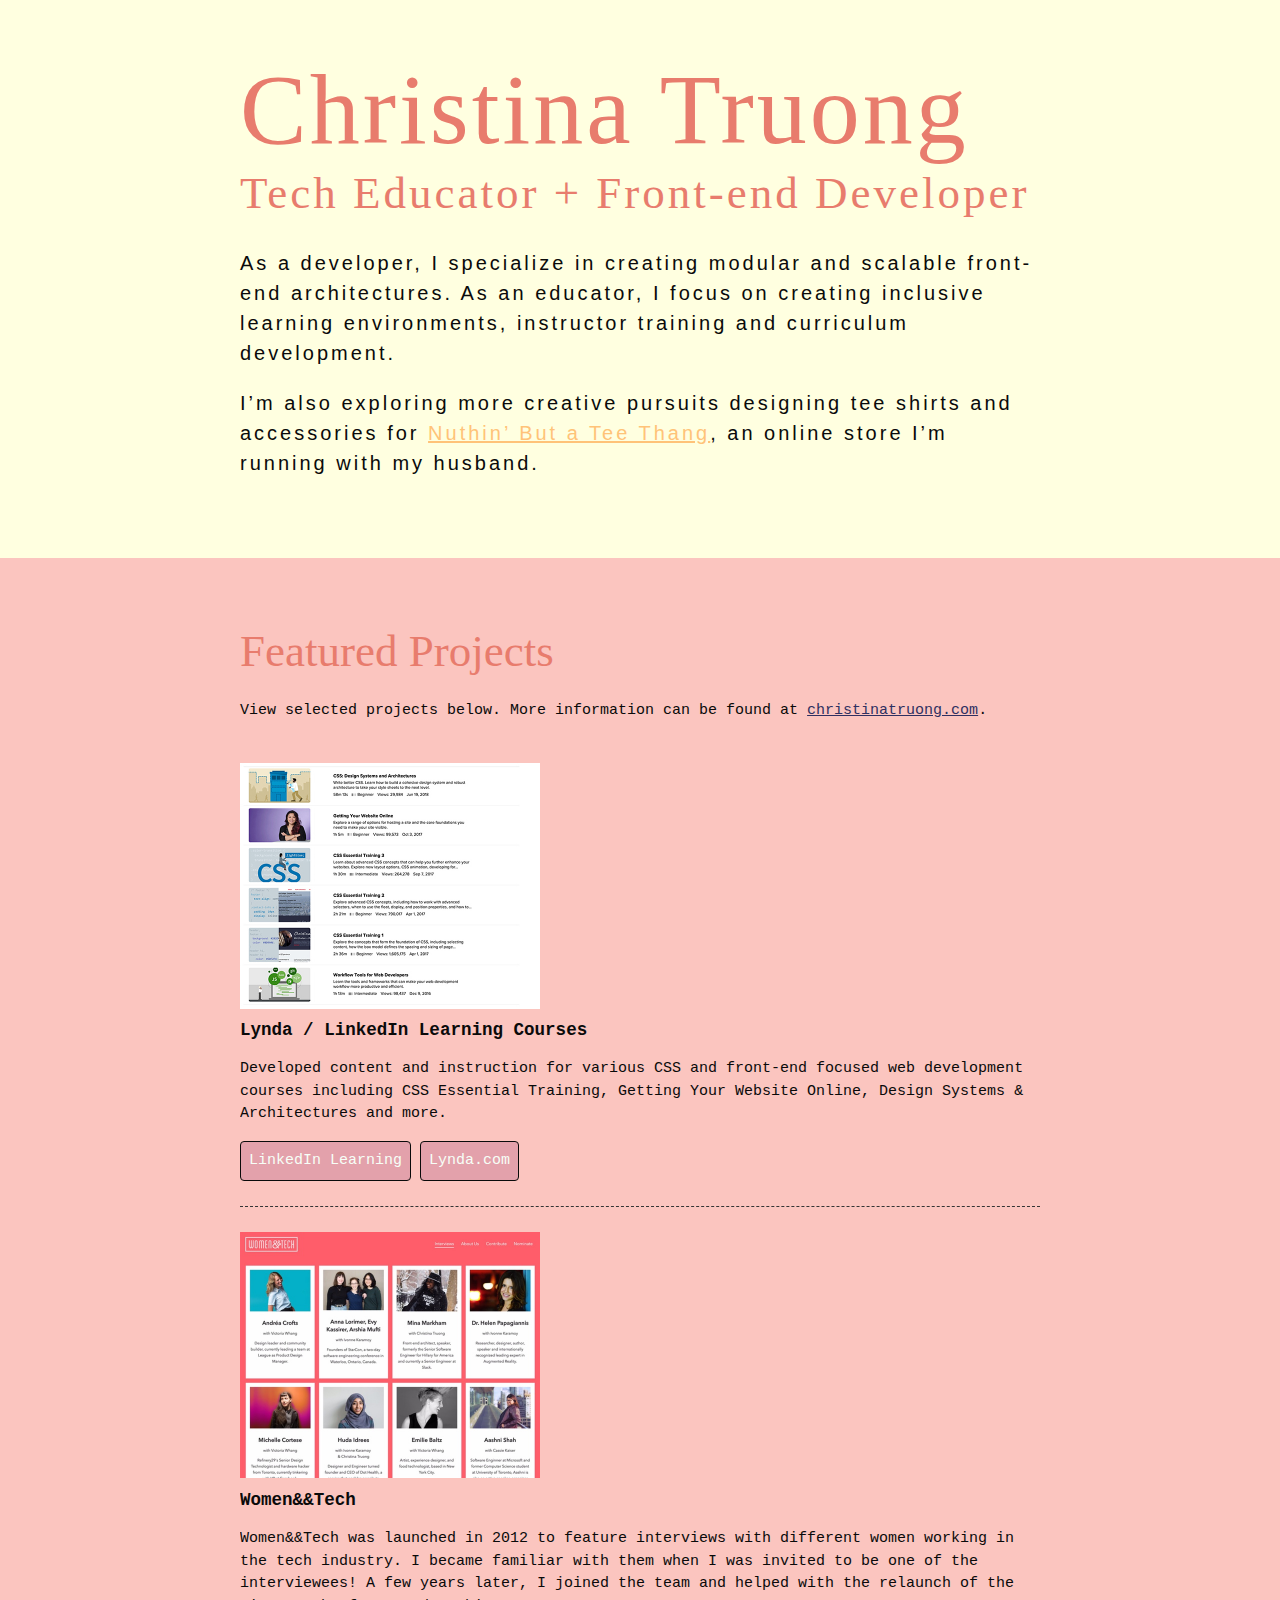
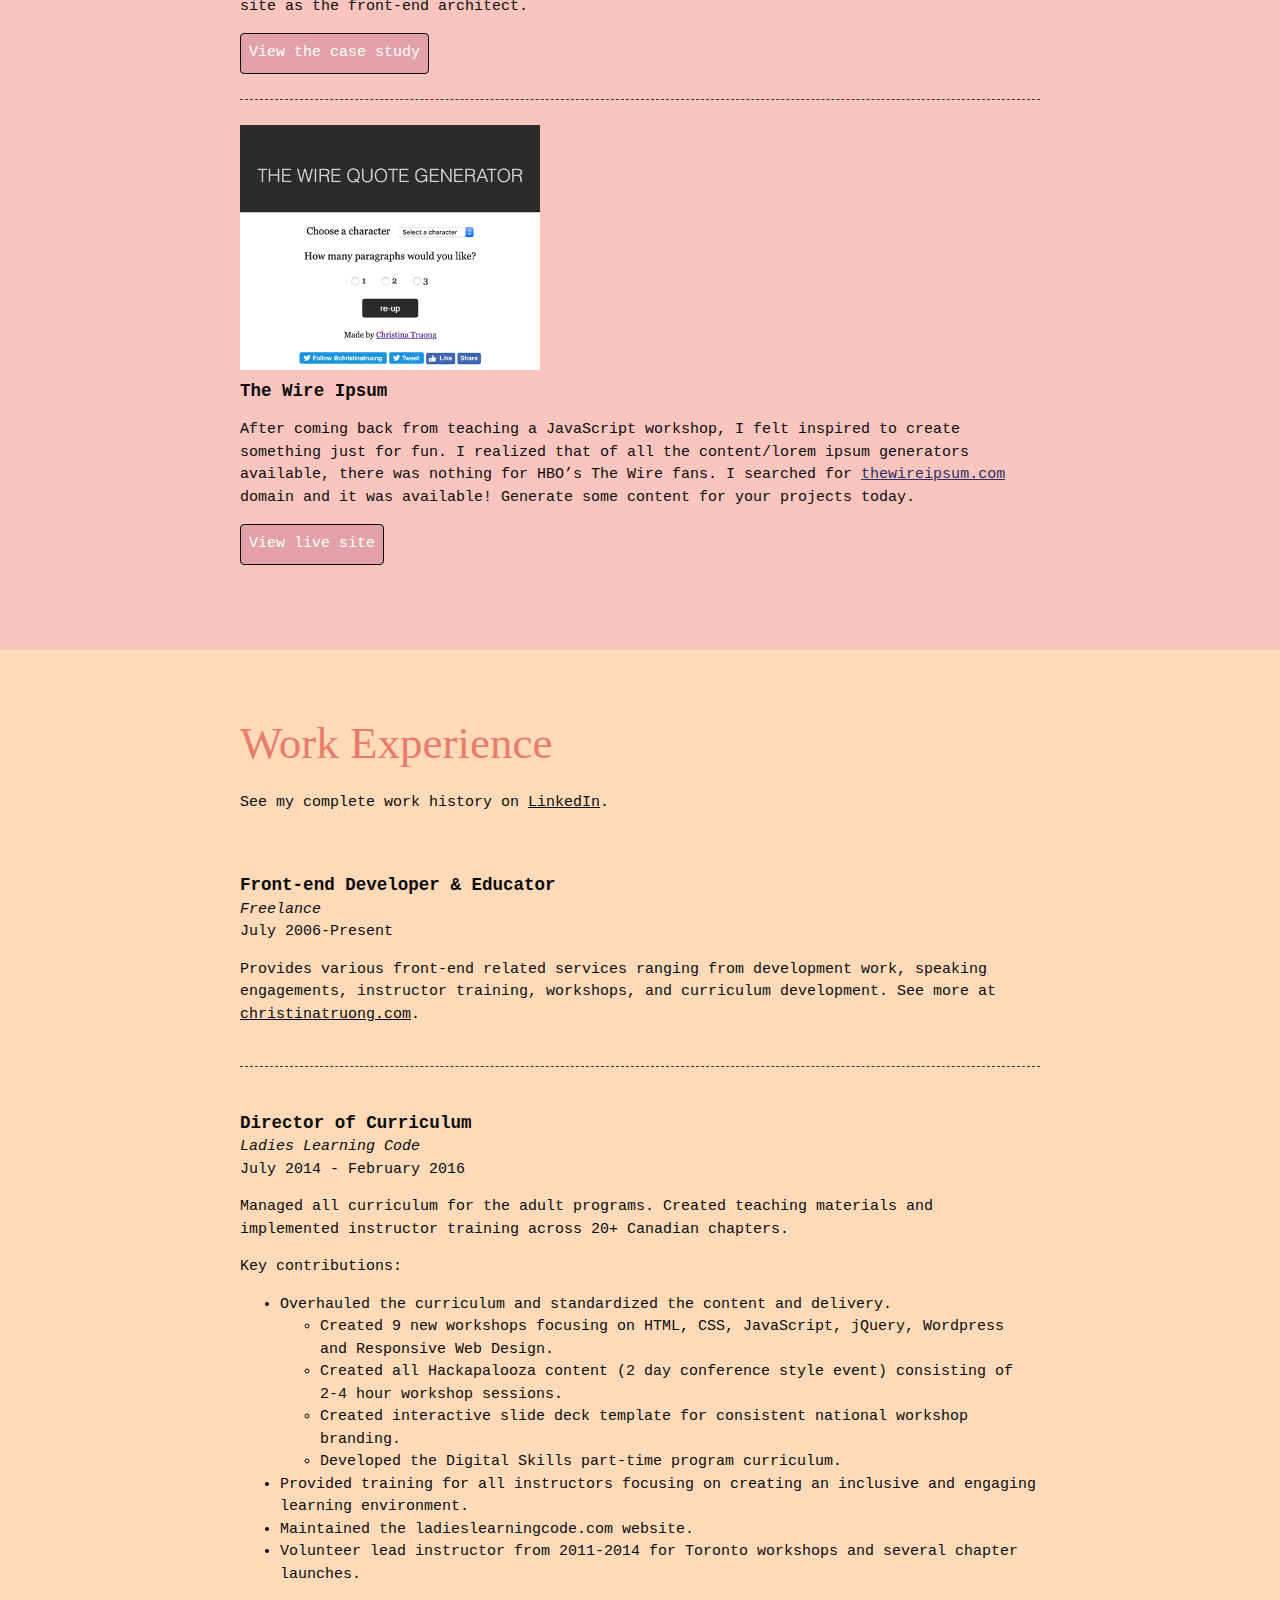
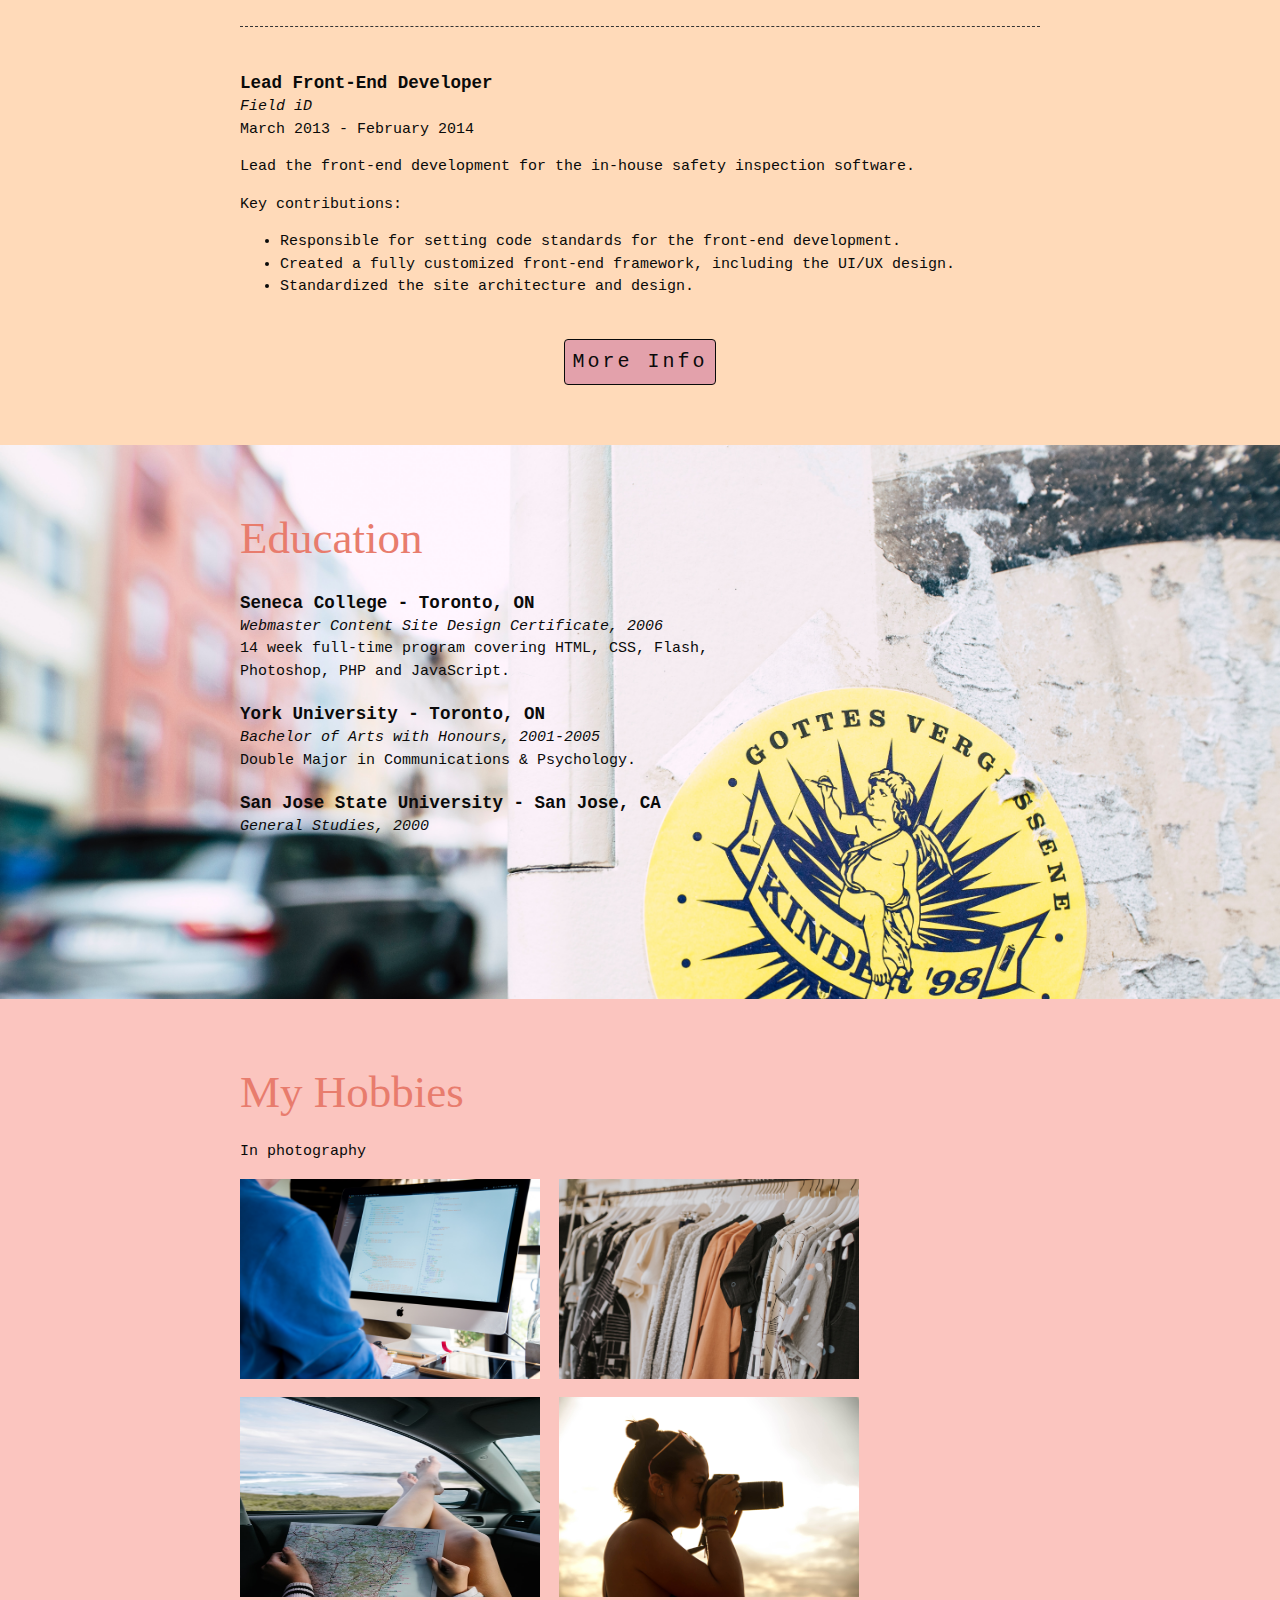
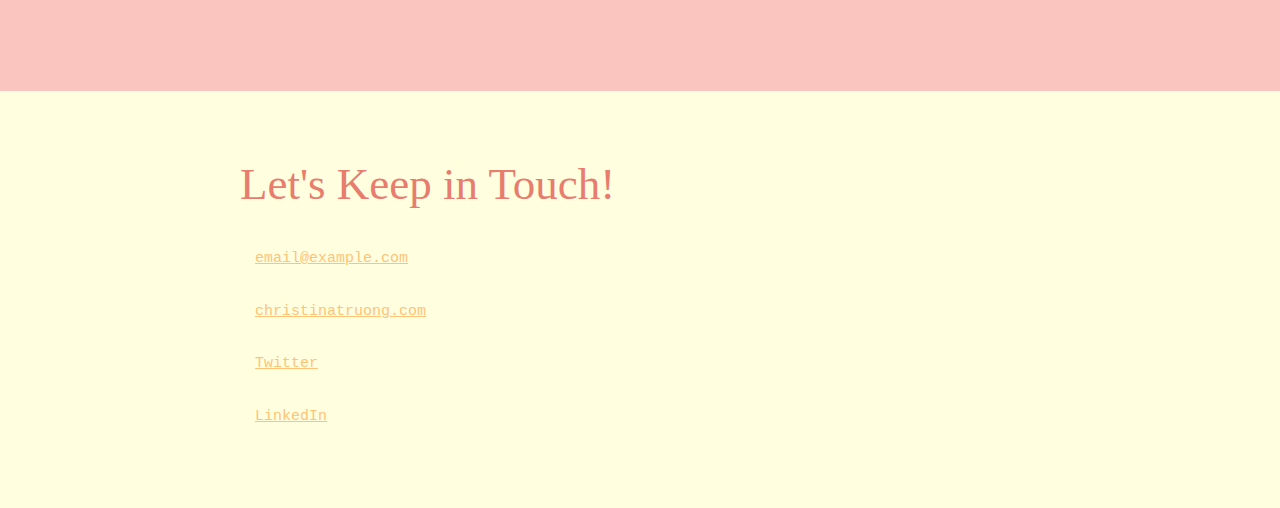
<file: anastasiia_css_challenge/index.html>
<!DOCTYPE html>
<html lang="en">
  <head>
    <meta charset="UTF-8">
    <meta name="viewport" content="width=device-width, initial-scale=1.0">
    <title>Christina Truong, Tech Educator + Front-end Developer</title>

    <link rel="stylesheet" href="css/styles.css">
  </head>
  <body>
    <main>
      <!-- ***************  ABOUT / PROFILE  **************** -->
      <header>
        <div class="content-wrap">
          <h1>Christina Truong</h1>
          <h2>Tech Educator + Front-end Developer</h2>

          <p>As a developer, I specialize in creating modular and scalable front-end architectures. As an educator, I focus on creating inclusive learning environments, instructor training and curriculum development.</p>
          <p>I’m also exploring more creative pursuits designing tee shirts and accessories for <a href="http://teethang.com" target="_blank">Nuthin’ But a Tee Thang</a>, an online store I’m running with my husband.</p>
        </div>
      </header>

      <!-- ************ PROJECTS / PORTFOLIO  ************** -->
      <section class="projects">
        <div class="content-wrap divider">
          <h2>Featured Projects</h2>
          <p>View selected projects below. More information can be found at <a href="http://christinatruong.com">christinatruong.com</a>.</p>

          <!-- Project 1 -->
          <section class="project-item">
            <img src="images/project-courses.jpg" alt="Lynda & LinkedIn Learning course list">
            <h3>Lynda / LinkedIn Learning Courses</h3>
            <p>Developed content and instruction for various CSS and front-end focused web development courses including CSS Essential Training, Getting Your Website Online, Design Systems & Architectures and more.</p>
            <a class="btn" href="https://www.linkedin.com/learning/instructors/christina-truong?u=2125562" target="_blank">LinkedIn Learning</a>
            <a class="btn" href="https://www.lynda.com/Christina-Truong/7842227-1.html">Lynda.com</a>
          </section>

          <!-- Project 2 -->
          <section class="project-item">
            <img src="images/project-women-tech.jpg" alt="Women and Tech website">
            <h3>Women&&Tech</h3>
            <p>Women&&Tech was launched in 2012 to feature interviews with different women working in the tech industry. I became familiar with them when I was invited to be one of the interviewees! A few years later, I joined the team and helped with the relaunch of the site as the front-end architect.</p>
            <a class="btn" href="http://christinatruong.com/projects/women-and-tech-redesign.html" target="_blank">View the case study</a>
          </section>

          <!-- Project 3 -->
          <section class="project-item">
            <img src="images/project-wire-ipsum.jpg" alt="The Wire Ipsum website">
            <h3>The Wire Ipsum</h3>
            <p>After coming back from teaching a JavaScript workshop, I felt inspired to create something just for fun. I realized that of all the content/lorem ipsum generators available, there was nothing for HBO’s The Wire fans. I searched for <a href="http://thewireipsum.com" target="_blank">thewireipsum.com</a> domain and it was available! Generate some content for your projects today.</p>
            <a class="btn" href="http://thewireipsum.com" target="_blank">View live site</a>
          </section>
        </div>
      </section>

      <!-- ****************  WORK EXPERIENCE  ******************** -->
      <section class="work-experience">
        <div class="content-wrap item-details divider">
          <h2>Work Experience</h2>
          <p>See my complete work history on <a href="https://www.linkedin.com/in/christinatruong/">LinkedIn</a>.</p>

          <!-- Job 1 -->
          <section class="job-item">
            <div class="job-details">
              <h3>Front-end Developer & Educator</h3>
              <p>Freelance</p>
              <p>July 2006-Present</p>
            </div>
            <div class="job-summary">
              <p>Provides various front-end related services ranging from development work, speaking engagements, instructor training, workshops, and curriculum development. See more at  <a href="http://christinatruong.com">christinatruong.com</a>.</p>
            </div>
          </section>

          <!-- Job 2 -->
          <section class="job-item">
            <div class="job-details">
              <h3>Director of Curriculum</h3>
              <p>Ladies Learning Code</p>
              <p>July 2014 - February 2016</p>
            </div>
            <div class="job-summary">
              <p>Managed all curriculum for the adult programs. Created teaching materials and implemented instructor training across 20+ Canadian chapters.</p>
              <p>Key contributions:</p>
              <ul>
                <li>Overhauled the curriculum and standardized the content and delivery.
                  <ul>
                    <li>Created 9 new workshops focusing on HTML, CSS, JavaScript, jQuery, Wordpress and Responsive Web Design.</li>
                    <li>Created all Hackapalooza content (2 day conference style event) consisting of 2-4 hour workshop sessions.</li>
                    <li>Created interactive slide deck template for consistent national workshop branding.</li>
                    <li>Developed the Digital Skills part-time program curriculum.</li>
                  </ul>
                </li>
                <li>Provided training for all instructors focusing on creating an inclusive and engaging learning environment.</li>
                <li>Maintained the ladieslearningcode.com website.</li>
                <li>Volunteer lead instructor from 2011-2014 for Toronto workshops and several chapter launches.</li>
              </ul>
            </div>
          </section>

          <!-- Job 3 -->
          <section class="job-item">
            <div class="job-details">
              <h3>Lead Front-End Developer</h3>
              <p>Field iD</p>
              <p>March 2013 - February 2014</p>
            </div>
            <div class="job-summary">
              <p>Lead the front-end development for the in-house safety inspection software.</p>
              <p>Key contributions:</p>
              <ul>
                <li>Responsible for setting code standards for the front-end development.</li>
                <li>Created a fully customized front-end framework, including the UI/UX design.</li>
                <li>Standardized the site architecture and design.</li>
              </ul>
            </div>
          </section>

          <div class="button"><a href="work.html" class="work__btn">More Info</a></div>

        </div>
      </section>

      <!-- *************  EDUCATION & CERTIFICATIONS *********** -->
      <section class="education">
        <div class="content-wrap item-details">
          <h2>Education</h2>

          <section>
            <h3>Seneca College - Toronto, ON</h3>
            <p>Webmaster Content Site Design Certificate, 2006</p>
            <p>14 week full-time program covering HTML, CSS, Flash, Photoshop, PHP and JavaScript.</p>
          </section>

          <section>
            <h3>York University - Toronto, ON</h3>
            <p>Bachelor of Arts with Honours, 2001-2005</p>
            <p>Double Major in Communications & Psychology.</p>
          </section>

          <section>
            <h3>San Jose State University - San Jose, CA</h3>
            <p>General Studies, 2000</p>
          </section>

        </div>
      </section>

      <section class="hobbie">
        <div class="content-wrap item-details">
        <h2>My Hobbies</h2>
        <p>In photography</p>
        <p>
          <a href="https://unsplash.com/photos/6njoEbtarec"><img src="images/hobbie2.jpg" alt="hobbie2"></a>
          <a href="https://unsplash.com/photos/R2aodqJn3b8"><img src="images/hobbie3.jpg" alt="hobbie3"></a>
          <a href="https://unsplash.com/photos/jEgQpfkHEWY"><img src="images/hobbie4.jpg" alt="hobbie4"></a>
          <a href="https://unsplash.com/photos/zTTiSBFfGwI"><img src="images/hobbie1.jpg" alt="hobbie1"></a>
        </p>
        </div>
      </section>

      <!-- ************  CONTACT INFO / SOCIAL MEDIA  ************ -->
      <footer>
        <div class="content-wrap">
          <h2>Let's Keep in Touch!</h2>

          <!-- Social media and contact links. Add or remove any networks. -->
          <ul class="contact-list">
            <li><a href="mailto:email@example.com">email@example.com</a></li>
            <li><a href="http://christinatruong.com" target="_blank">christinatruong.com</a></li>
            <li><a href="http://twitter.com/christinatruong" target="_blank">Twitter</a></li>
            <li><a href="#" target="_blank">LinkedIn</a></li>
          </ul>
        </div>
      </footer>
    </main>
  </body>
</html>
</file>
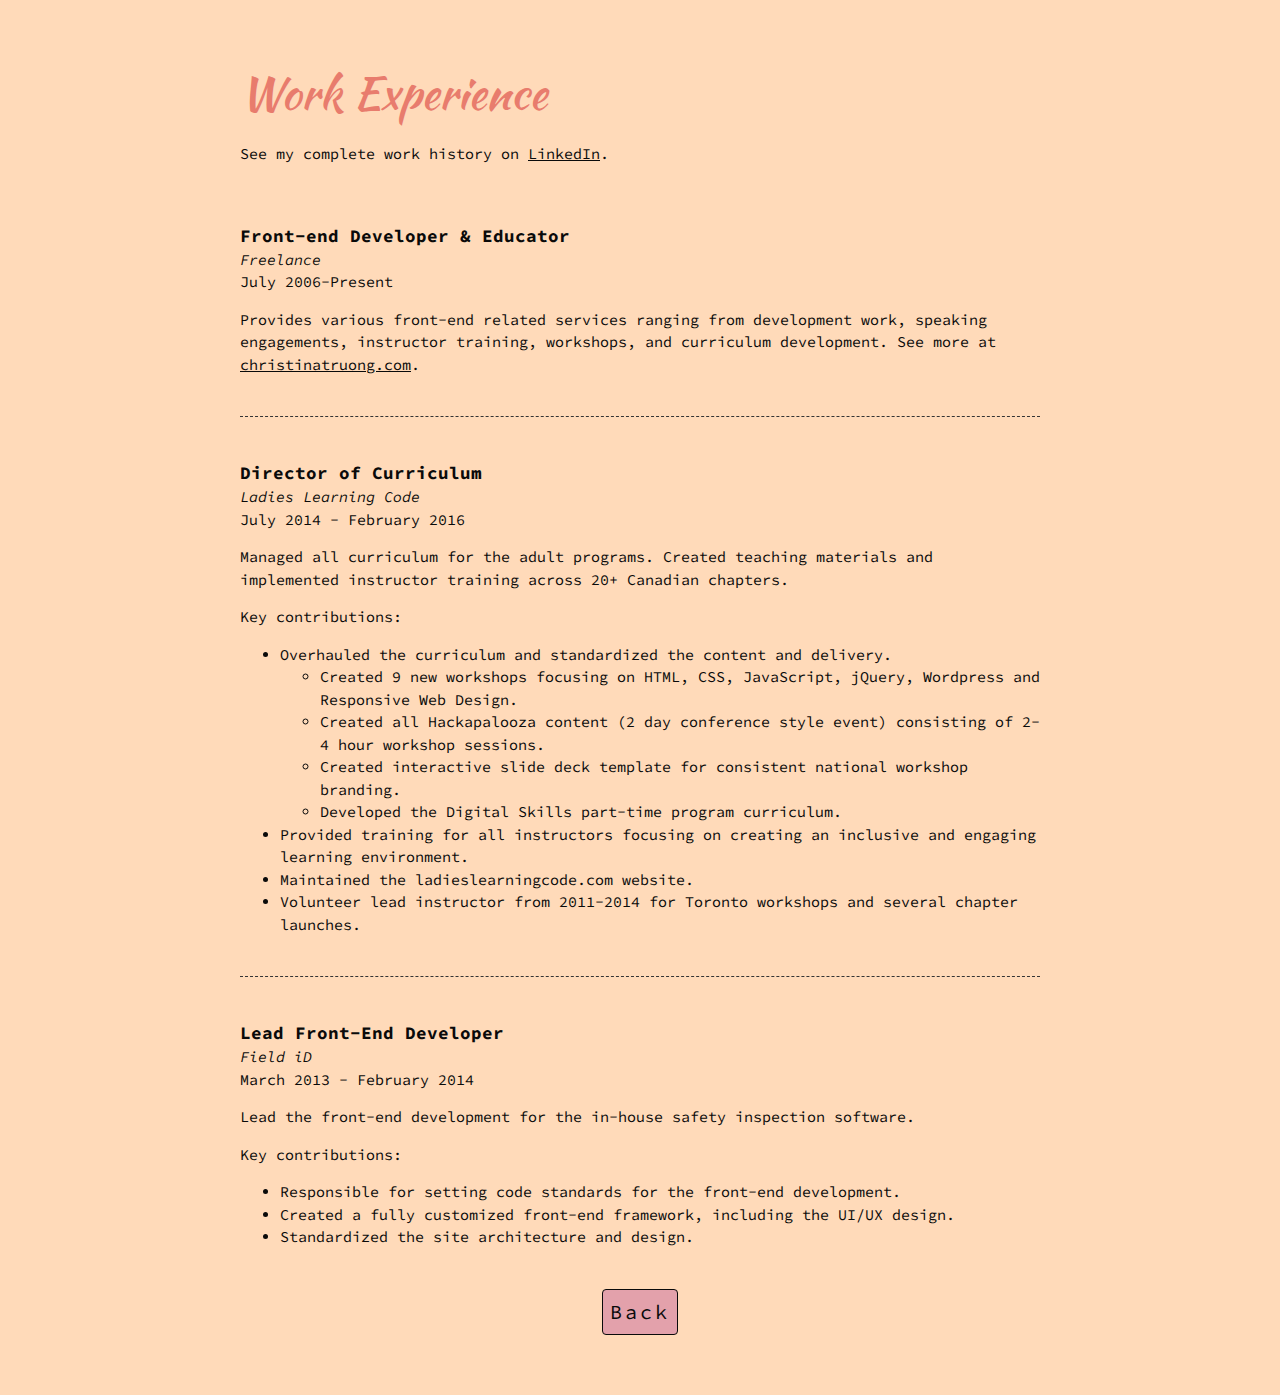
<file: anastasiia_css_challenge/work.html>
<!DOCTYPE html>
<html lang="en">
  <head>
    <meta charset="UTF-8">
    <meta name="viewport" content="width=device-width, initial-scale=1.0">
    <title>Christina Truong, My Work Experience</title>
    <link href="https://fonts.googleapis.com/css?family=Kaushan+Script|Oswald|Source+Code+Pro&display=swap" rel="stylesheet">
    <link rel="stylesheet" href="css/styles.css">
  </head>
  <body>
    <!-- ****************  WORK EXPERIENCE  ******************** -->
    <section class="work-experience">
      <div class="content-wrap item-details divider">
        <h2>Work Experience</h2>
        <p>See my complete work history on <a href="https://www.linkedin.com/in/christinatruong/">LinkedIn</a>.</p>

        <!-- Job 1 -->
        <section class="job-item">
          <div class="job-details">
            <h3>Front-end Developer & Educator</h3>
            <p>Freelance</p>
            <p>July 2006-Present</p>
          </div>
          <div class="job-summary">
            <p>Provides various front-end related services ranging from development work, speaking engagements, instructor training, workshops, and curriculum development. See more at  <a href="http://christinatruong.com">christinatruong.com</a>.</p>
          </div>
        </section>

        <!-- Job 2 -->
        <section class="job-item">
          <div class="job-details">
            <h3>Director of Curriculum</h3>
            <p>Ladies Learning Code</p>
            <p>July 2014 - February 2016</p>
          </div>
          <div class="job-summary">
            <p>Managed all curriculum for the adult programs. Created teaching materials and implemented instructor training across 20+ Canadian chapters.</p>
            <p>Key contributions:</p>
            <ul>
              <li>Overhauled the curriculum and standardized the content and delivery.
                <ul>
                  <li>Created 9 new workshops focusing on HTML, CSS, JavaScript, jQuery, Wordpress and Responsive Web Design.</li>
                  <li>Created all Hackapalooza content (2 day conference style event) consisting of 2-4 hour workshop sessions.</li>
                  <li>Created interactive slide deck template for consistent national workshop branding.</li>
                  <li>Developed the Digital Skills part-time program curriculum.</li>
                </ul>
              </li>
              <li>Provided training for all instructors focusing on creating an inclusive and engaging learning environment.</li>
              <li>Maintained the ladieslearningcode.com website.</li>
              <li>Volunteer lead instructor from 2011-2014 for Toronto workshops and several chapter launches.</li>
            </ul>
          </div>
        </section>

        <!-- Job 3 -->
        <section class="job-item">
          <div class="job-details">
            <h3>Lead Front-End Developer</h3>
            <p>Field iD</p>
            <p>March 2013 - February 2014</p>
          </div>
          <div class="job-summary">
            <p>Lead the front-end development for the in-house safety inspection software.</p>
            <p>Key contributions:</p>
            <ul>
              <li>Responsible for setting code standards for the front-end development.</li>
              <li>Created a fully customized front-end framework, including the UI/UX design.</li>
              <li>Standardized the site architecture and design.</li>
            </ul>
          </div>
        </section>
        <div class="button"><a href="index.html" class="work__btn">Back</a></div>
      </div>
    </section>
  </body>
</html>
</file>
<file: anastasiia_css_challenge/css/styles.css>
/*
COLOR PALETTE
https://coolors.co/f7fff7-343434-2f3061-ffe66d-a1c6d7
#F7FFF7 - almost white
#343434 - dark gray - almost black
#2F3061 - blue dark
#FFE66D - yellow
#A1C6D7 - blue light
font-family: 'Oswald', sans-serif;
font-family: 'Kaushan Script', cursive;
font-family: 'Source Code Pro', monospace;
*/


/* Global styles
------------------------------------*/
html {
  box-sizing: border-box;
}
*, *:before, *:after {
  box-sizing: inherit;
}

body {
  color: #0a0a0a;
  margin: 0;
  padding: 0;
  font-family: 'Source Code Pro', monospace;
  font-size: 15px;
  line-height: 1.5;
}
img {
  width: 300px;
}
a {
  color: #FFC378;
}
a:hover {
  text-decoration: none;
}
h1 {
  font-size: 100px;
  line-height: 1;
}
h2 {
  font-size: 45px;
}
h1, h2 {
  font-family: 'Kaushan Script', cursive;
  font-weight: 400;
  margin: 0;
  color: #E87C6D;
}
.content-wrap {
  max-width: 800px;
  width: 85%;
  margin: 0 auto;
  padding: 60px 0;
  color: #0a0a0a;
}
h3 {
  margin-bottom: 0;
}
.item-details h3 + p {
  font-style: italic;
}
.item-details h3 ~ p {
  margin: 0;
}
.divider > section {
  border-bottom: 1px dashed #343434;
  padding: 25px 0;
}
.divider > section:last-of-type {
  border-bottom: none;
}


/* Profile
------------------------------------*/
header {
  background: #FFFFE0;
  color: #F7FFF7;
  font-family: 'Oswald', sans-serif;
  font-size: 20px;
  letter-spacing: 3px;
}


/* Projects
------------------------------------*/
.projects {
  background: #FBC5BF;
}
.projects a {
  color: #2F3061;
}
.projects .btn {
  color: #F7FFF7;
  background: #E3A1AB;
  text-decoration: none;
  padding: 8px;
  border-radius: 4px;
  display: inline-block;
  border: 1px solid #0a0a0a;
}
.projects .btn:hover {
  background: #FFDAB9;
  border: 0;
}
.project-item {
  overflow: hidden;
}
.project-item h3 {
  margin-top: 0;
}


/* Work Experience
------------------------------------*/
.work-experience {
  background: #FFDAB9;
}

.work-experience a{
  color: #0a0a0a;
}

.work__btn{
  border: 1px solid #0a0a0a;
  color: #F7FFF7;
  background: #E3A1AB;
  text-decoration: none;
  padding: 7px;
  border-radius: 4px;
  display: inline-block;
  letter-spacing: 3px;
  font-size: 20px;
}

.work__btn:hover{
  padding: 12px;
  background: #FFDAB9;
}

.button{
  text-align: center;
}

/* Education
------------------------------------*/
.education {
  background-image: url(../images/photo1.jpg);
  background-size: cover;
  background-position: top right;
  padding-bottom: 100px;
}
.education p {
  width: 60%;
}

/* Hobbie
------------------------------------*/
.hobbie{
  background-color: #FBC5BF;
}

.hobbie img{
  margin-right: 10px;
  margin-bottom: 10px;
  height: 200px;
}

/* Contact Info
------------------------------------*/
footer {
  background: #FFFFE0;
  color: #F7F100;
}
.contact-list {
  list-style-type: none;
  padding: 0;
}
.contact-list a {
  padding: 15px;
  display: inline-block;
}
</file>
